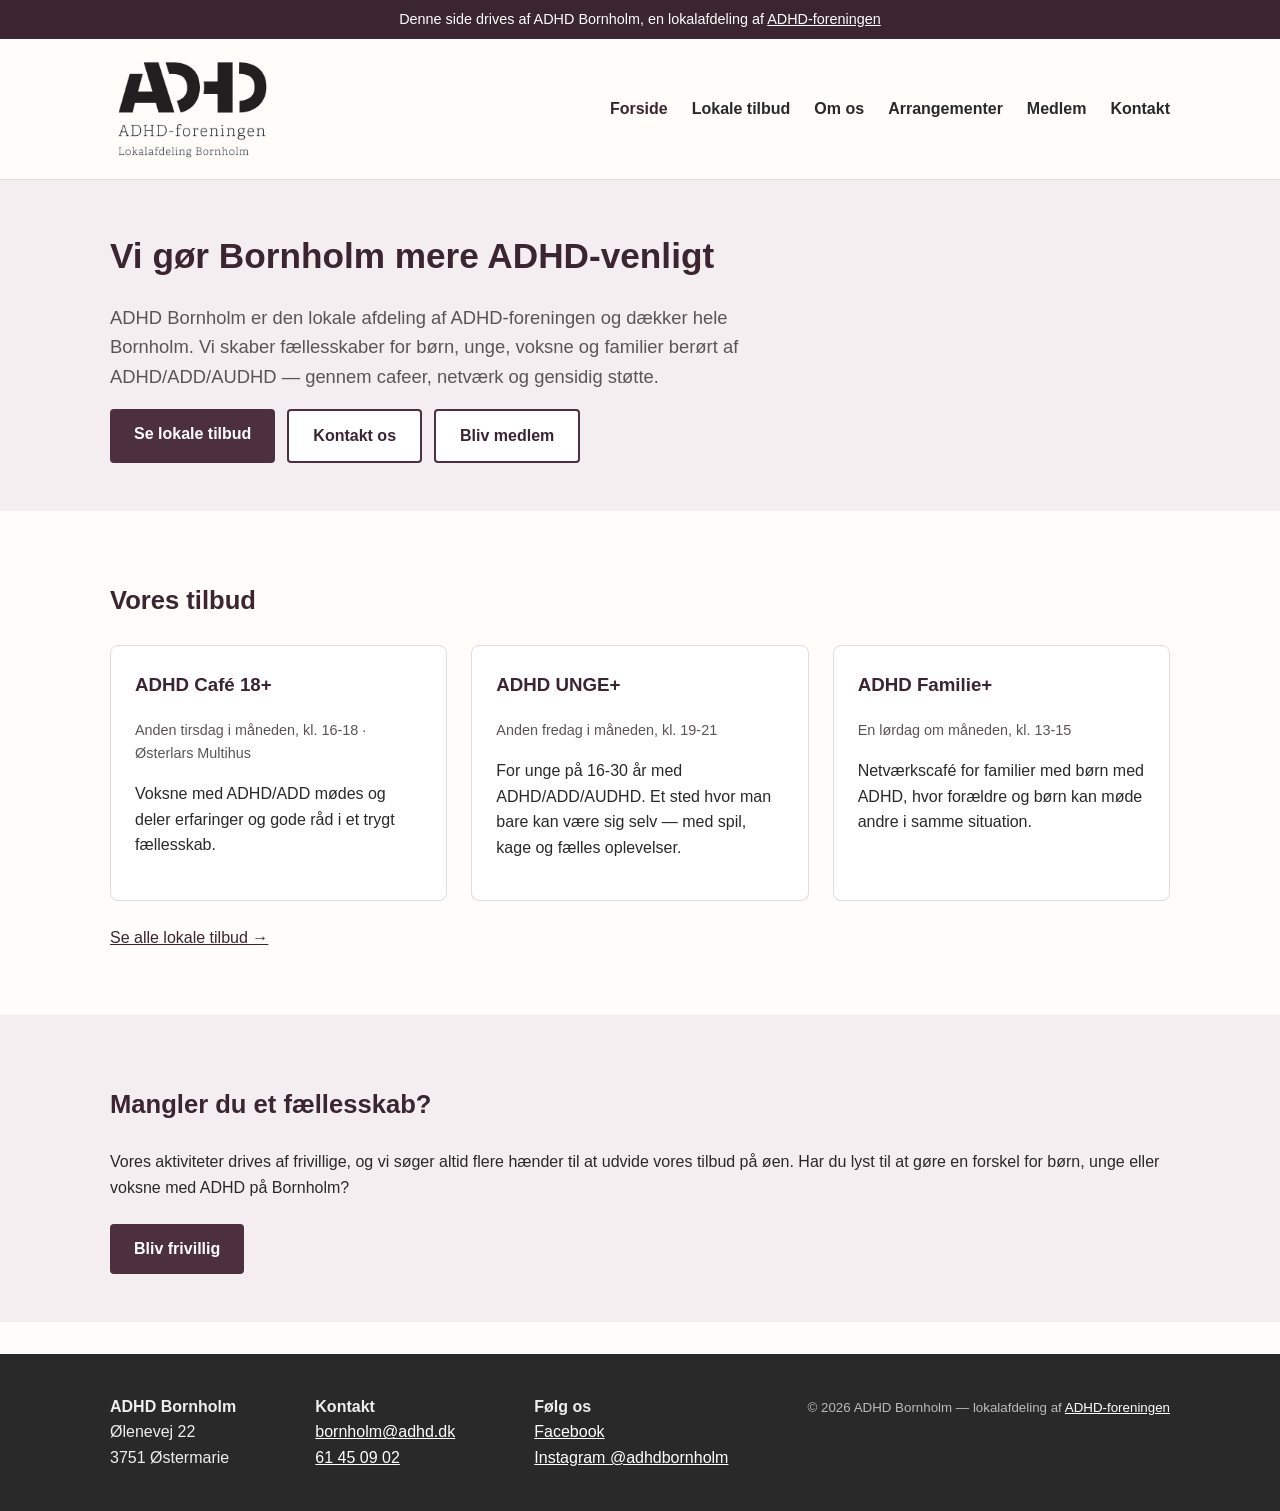
<file: site/index.html>
<!DOCTYPE html>
<html lang="da">
<head>
<meta charset="UTF-8">
<meta name="viewport" content="width=device-width, initial-scale=1">
<title>ADHD Bornholm — lokalafdeling af ADHD-foreningen</title>
<meta name="description" content="ADHD Bornholm er den lokale afdeling af ADHD-foreningen. Vi arbejder for at gøre Bornholm mere ADHD-venligt gennem cafeer, netværk og fællesskab.">
<link rel="icon" type="image/png" href="assets/adhd-logo-2.png">
<link rel="stylesheet" href="css/style.css">
</head>
<body>
<a class="skip-link" href="#main">Spring til indhold</a>

<div class="parent-org-banner">
  Denne side drives af ADHD Bornholm, en lokalafdeling af <a href="https://adhd.dk" target="_blank" rel="noopener">ADHD-foreningen</a>
</div>

<header class="site-header">
  <div class="container">
    <a class="logo" href="index.html">
      <img class="logo-img" src="assets/logo-lokal-afd-bornholm.jpg" alt="ADHD-foreningen — Lokalafdeling Bornholm">
    </a>
    <nav class="main-nav" aria-label="Hovedmenu">
      <ul>
        <li><a href="index.html" aria-current="page">Forside</a></li>
        <li><a href="lokale-tilbud.html">Lokale tilbud</a></li>
        <li><a href="om-os.html">Om os</a></li>
        <li><a href="arrangementer.html">Arrangementer</a></li>
        <li><a href="medlem.html">Medlem</a></li>
        <li><a href="kontakt.html">Kontakt</a></li>
      </ul>
    </nav>
  </div>
</header>

<main id="main">
  <section class="hero">
    <div class="container">
      <h1>Vi gør Bornholm mere ADHD-venligt</h1>
      <p>ADHD Bornholm er den lokale afdeling af ADHD-foreningen og dækker hele Bornholm. Vi skaber fællesskaber for børn, unge, voksne og familier berørt af ADHD/ADD/AUDHD — gennem cafeer, netværk og gensidig støtte.</p>
      <div class="button-group">
        <a class="button" href="lokale-tilbud.html">Se lokale tilbud</a>
        <a class="button secondary" href="kontakt.html">Kontakt os</a>
        <a class="button secondary" href="medlem.html">Bliv medlem</a>
      </div>
    </div>
  </section>

  <section>
    <div class="container">
      <h2>Vores tilbud</h2>
      <div class="card-grid">
        <div class="card">
          <h3>ADHD Café 18+</h3>
          <p class="meta">Anden tirsdag i måneden, kl. 16-18 · Østerlars Multihus</p>
          <p>Voksne med ADHD/ADD mødes og deler erfaringer og gode råd i et trygt fællesskab.</p>
        </div>
        <div class="card">
          <h3>ADHD UNGE+</h3>
          <p class="meta">Anden fredag i måneden, kl. 19-21</p>
          <p>For unge på 16-30 år med ADHD/ADD/AUDHD. Et sted hvor man bare kan være sig selv — med spil, kage og fælles oplevelser.</p>
        </div>
        <div class="card">
          <h3>ADHD Familie+</h3>
          <p class="meta">En lørdag om måneden, kl. 13-15</p>
          <p>Netværkscafé for familier med børn med ADHD, hvor forældre og børn kan møde andre i samme situation.</p>
        </div>
      </div>
      <p style="margin-top:1.5rem;"><a href="lokale-tilbud.html">Se alle lokale tilbud &rarr;</a></p>
    </div>
  </section>

  <section style="background: var(--plum-light);">
    <div class="container">
      <h2>Mangler du et fællesskab?</h2>
      <p>Vores aktiviteter drives af frivillige, og vi søger altid flere hænder til at udvide vores tilbud på øen. Har du lyst til at gøre en forskel for børn, unge eller voksne med ADHD på Bornholm?</p>
      <a class="button" href="om-os.html">Bliv frivillig</a>
    </div>
  </section>
</main>

<footer class="site-footer">
  <div class="container">
    <div>
      <strong>ADHD Bornholm</strong><br>
      Ølenevej 22<br>
      3751 Østermarie
    </div>
    <div>
      <strong>Kontakt</strong><br>
      <a href="mailto:bornholm@adhd.dk">bornholm@adhd.dk</a><br>
      <a href="tel:61450902">61 45 09 02</a>
    </div>
    <div>
      <strong>Følg os</strong><br>
      <a href="https://www.facebook.com/groups/350894474982" target="_blank" rel="noopener">Facebook</a><br>
      <a href="https://www.instagram.com/adhdbornholm" target="_blank" rel="noopener">Instagram @adhdbornholm</a>
    </div>
    <div>
      <small>&copy; 2026 ADHD Bornholm — lokalafdeling af <a href="https://adhd.dk" target="_blank" rel="noopener">ADHD-foreningen</a></small>
    </div>
  </div>
</footer>
</body>
</html>
</file>
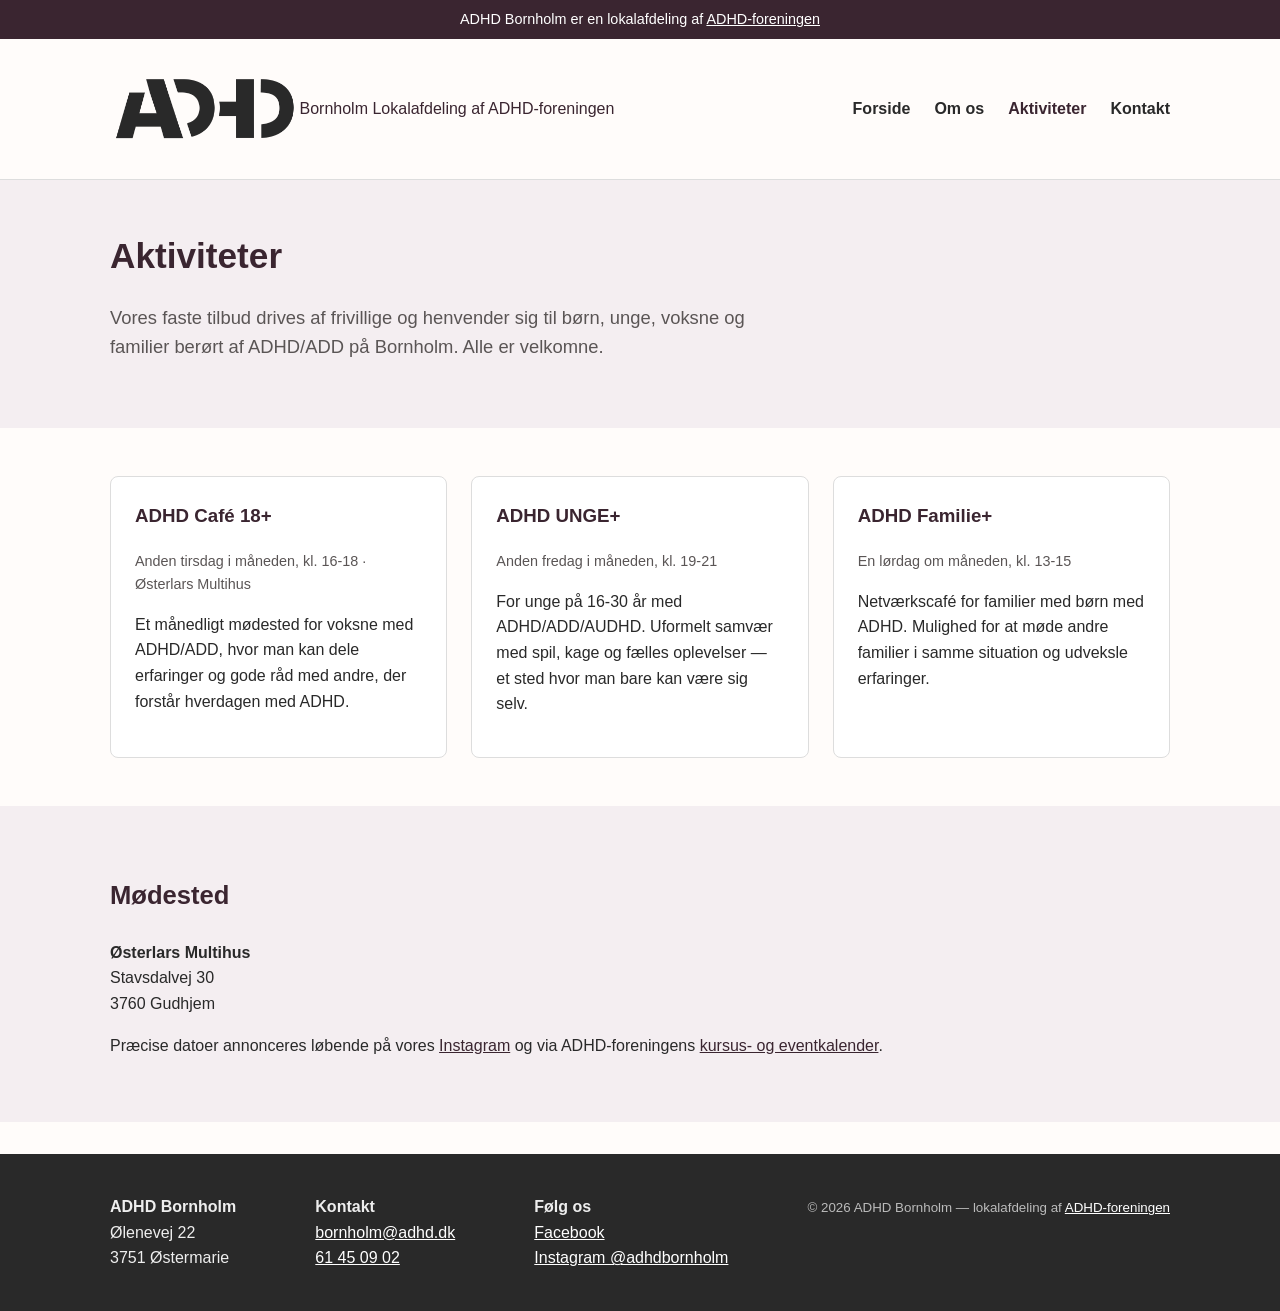
<file: site/aktiviteter.html>
<!DOCTYPE html>
<html lang="da">
<head>
<meta charset="UTF-8">
<meta name="viewport" content="width=device-width, initial-scale=1">
<title>Aktiviteter — ADHD Bornholm</title>
<meta name="description" content="Se ADHD Bornholms faste aktiviteter: ADHD Café 18+, ADHD UNGE+ og ADHD Familie+.">
<link rel="icon" type="image/png" href="assets/adhd-logo-2.png">
<link rel="stylesheet" href="css/style.css">
</head>
<body>
<a class="skip-link" href="#main">Spring til indhold</a>

<div class="parent-org-banner">
  ADHD Bornholm er en lokalafdeling af <a href="https://adhd.dk" target="_blank" rel="noopener">ADHD-foreningen</a>
</div>

<header class="site-header">
  <div class="container">
    <a class="logo" href="index.html">
      <img class="logo-img" src="assets/adhd-logo.png" alt="ADHD-foreningen">
      <span class="logo-text">
        <span class="brand">Bornholm</span>
        <span class="sub">Lokalafdeling af ADHD-foreningen</span>
      </span>
    </a>
    <nav class="main-nav" aria-label="Hovedmenu">
      <ul>
        <li><a href="index.html">Forside</a></li>
        <li><a href="om-os.html">Om os</a></li>
        <li><a href="aktiviteter.html" aria-current="page">Aktiviteter</a></li>
        <li><a href="kontakt.html">Kontakt</a></li>
      </ul>
    </nav>
  </div>
</header>

<main id="main">
  <section class="hero">
    <div class="container">
      <h1>Aktiviteter</h1>
      <p>Vores faste tilbud drives af frivillige og henvender sig til børn, unge, voksne og familier berørt af ADHD/ADD på Bornholm. Alle er velkomne.</p>
    </div>
  </section>

  <section>
    <div class="container">
      <div class="card-grid">
        <div class="card">
          <h3>ADHD Café 18+</h3>
          <p class="meta">Anden tirsdag i måneden, kl. 16-18 · Østerlars Multihus</p>
          <p>Et månedligt mødested for voksne med ADHD/ADD, hvor man kan dele erfaringer og gode råd med andre, der forstår hverdagen med ADHD.</p>
        </div>
        <div class="card">
          <h3>ADHD UNGE+</h3>
          <p class="meta">Anden fredag i måneden, kl. 19-21</p>
          <p>For unge på 16-30 år med ADHD/ADD/AUDHD. Uformelt samvær med spil, kage og fælles oplevelser — et sted hvor man bare kan være sig selv.</p>
        </div>
        <div class="card">
          <h3>ADHD Familie+</h3>
          <p class="meta">En lørdag om måneden, kl. 13-15</p>
          <p>Netværkscafé for familier med børn med ADHD. Mulighed for at møde andre familier i samme situation og udveksle erfaringer.</p>
        </div>
      </div>
    </div>
  </section>

  <section style="background: var(--plum-light);">
    <div class="container">
      <h2>Mødested</h2>
      <p><strong>Østerlars Multihus</strong><br>Stavsdalvej 30<br>3760 Gudhjem</p>
      <p>Præcise datoer annonceres løbende på vores <a href="https://www.instagram.com/adhdbornholm" target="_blank" rel="noopener">Instagram</a> og via ADHD-foreningens <a href="https://adhd.dk" target="_blank" rel="noopener">kursus- og eventkalender</a>.</p>
    </div>
  </section>
</main>

<footer class="site-footer">
  <div class="container">
    <div>
      <strong>ADHD Bornholm</strong><br>
      Ølenevej 22<br>
      3751 Østermarie
    </div>
    <div>
      <strong>Kontakt</strong><br>
      <a href="mailto:bornholm@adhd.dk">bornholm@adhd.dk</a><br>
      <a href="tel:61450902">61 45 09 02</a>
    </div>
    <div>
      <strong>Følg os</strong><br>
      <a href="https://www.facebook.com/groups/350894474982" target="_blank" rel="noopener">Facebook</a><br>
      <a href="https://www.instagram.com/adhdbornholm" target="_blank" rel="noopener">Instagram @adhdbornholm</a>
    </div>
    <div>
      <small>&copy; 2026 ADHD Bornholm — lokalafdeling af <a href="https://adhd.dk" target="_blank" rel="noopener">ADHD-foreningen</a></small>
    </div>
  </div>
</footer>
</body>
</html>
</file>
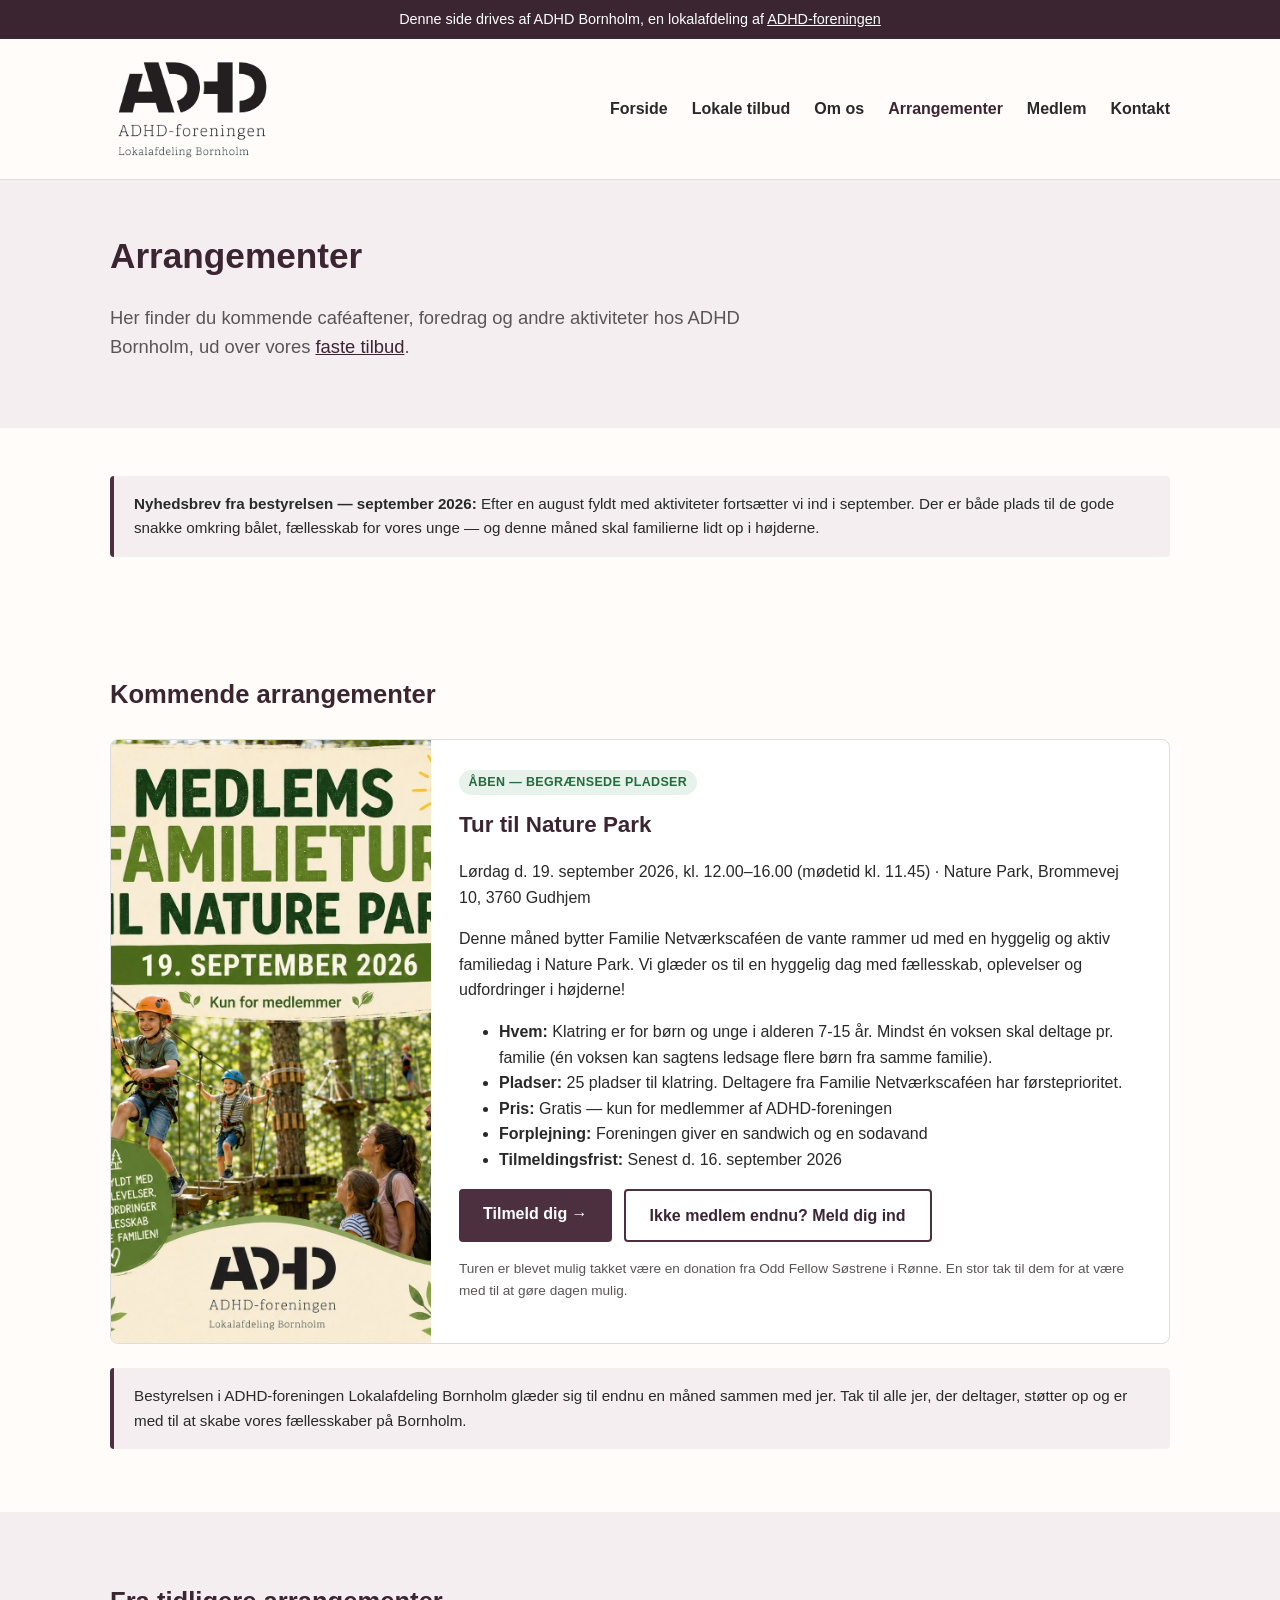
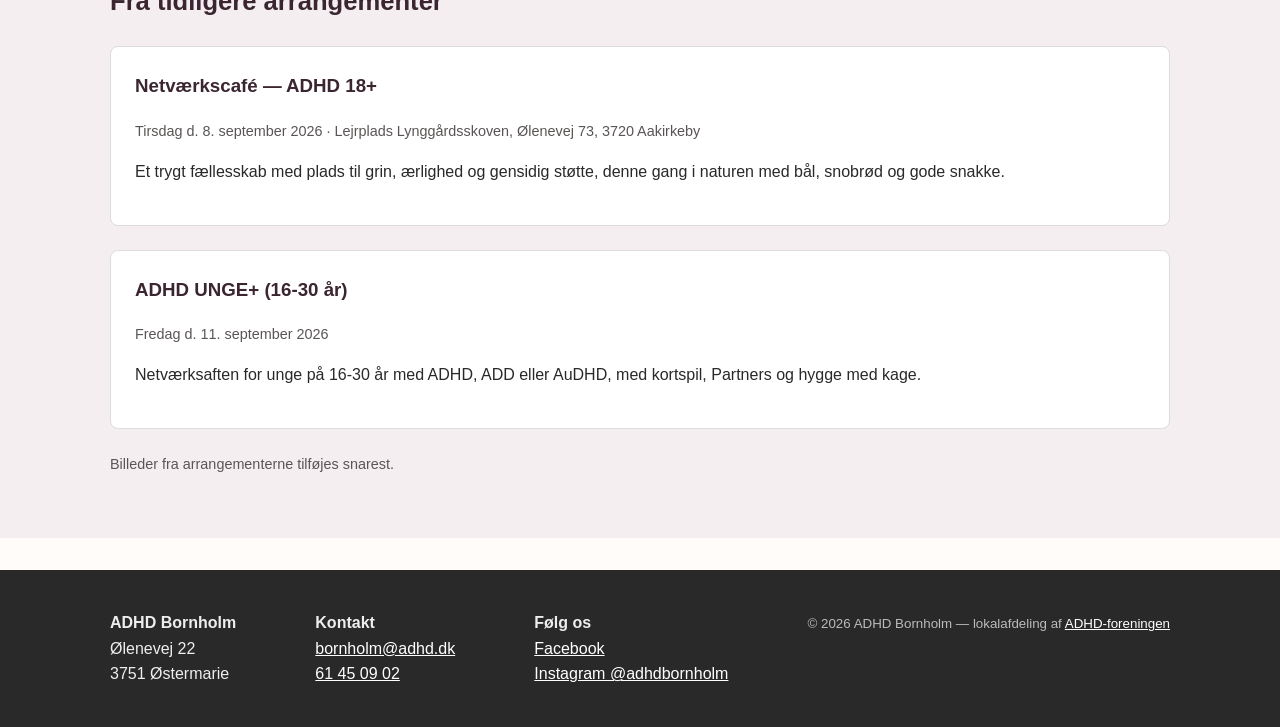
<file: site/arrangementer.html>
<!DOCTYPE html>
<html lang="da">
<head>
<meta charset="UTF-8">
<meta name="viewport" content="width=device-width, initial-scale=1">
<title>Arrangementer — ADHD Bornholm</title>
<meta name="description" content="Kommende caféaftener, foredrag og aktiviteter hos ADHD Bornholm.">
<link rel="icon" type="image/png" href="assets/adhd-logo-2.png">
<link rel="stylesheet" href="css/style.css">
</head>
<body>
<a class="skip-link" href="#main">Spring til indhold</a>

<div class="parent-org-banner">
  Denne side drives af ADHD Bornholm, en lokalafdeling af <a href="https://adhd.dk" target="_blank" rel="noopener">ADHD-foreningen</a>
</div>

<header class="site-header">
  <div class="container">
    <a class="logo" href="index.html">
      <img class="logo-img" src="assets/logo-lokal-afd-bornholm.jpg" alt="ADHD-foreningen — Lokalafdeling Bornholm">
    </a>
    <nav class="main-nav" aria-label="Hovedmenu">
      <ul>
        <li><a href="index.html">Forside</a></li>
        <li><a href="lokale-tilbud.html">Lokale tilbud</a></li>
        <li><a href="om-os.html">Om os</a></li>
        <li><a href="arrangementer.html" aria-current="page">Arrangementer</a></li>
        <li><a href="medlem.html">Medlem</a></li>
        <li><a href="kontakt.html">Kontakt</a></li>
      </ul>
    </nav>
  </div>
</header>

<main id="main">
  <section class="hero">
    <div class="container">
      <h1>Arrangementer</h1>
      <p>Her finder du kommende caféaftener, foredrag og andre aktiviteter hos ADHD Bornholm, ud over vores <a href="lokale-tilbud.html">faste tilbud</a>.</p>
    </div>
  </section>

  <section>
    <div class="container">
      <div class="membership-note">
        <strong>Nyhedsbrev fra bestyrelsen — september 2026:</strong> Efter en august fyldt med aktiviteter fortsætter vi ind i september. Der er både plads til de gode snakke omkring bålet, fællesskab for vores unge — og denne måned skal familierne lidt op i højderne.
      </div>
    </div>
  </section>

  <section>
    <div class="container">
      <h2>Kommende arrangementer</h2>

      <div class="event-list">
        <article class="event-card">
          <img class="event-poster" src="assets/events/2026-09-19.jpg" alt="Plakat: Medlems familietur til Nature Park, 19. september 2026">
          <div class="event-body">
            <span class="status open">Åben — begrænsede pladser</span>
            <h3>Tur til Nature Park</h3>
            <p class="meta">Lørdag d. 19. september 2026, kl. 12.00–16.00 (mødetid kl. 11.45) · Nature Park, Brommevej 10, 3760 Gudhjem</p>
            <p>Denne måned bytter Familie Netværkscaféen de vante rammer ud med en hyggelig og aktiv familiedag i Nature Park. Vi glæder os til en hyggelig dag med fællesskab, oplevelser og udfordringer i højderne!</p>
            <ul class="details">
              <li><strong>Hvem:</strong> Klatring er for børn og unge i alderen 7-15 år. Mindst én voksen skal deltage pr. familie (én voksen kan sagtens ledsage flere børn fra samme familie).</li>
              <li><strong>Pladser:</strong> 25 pladser til klatring. Deltagere fra Familie Netværkscaféen har førsteprioritet.</li>
              <li><strong>Pris:</strong> Gratis — kun for medlemmer af ADHD-foreningen</li>
              <li><strong>Forplejning:</strong> Foreningen giver en sandwich og en sodavand</li>
              <li><strong>Tilmeldingsfrist:</strong> Senest d. 16. september 2026</li>
            </ul>
            <div class="button-group">
              <a class="button" href="https://adhdforeningenbornholm.nemtilmeld.dk/10/" target="_blank" rel="noopener">Tilmeld dig &rarr;</a>
              <a class="button secondary" href="https://adhd.dk/bliv-medlem/" target="_blank" rel="noopener">Ikke medlem endnu? Meld dig ind</a>
            </div>
            <p style="margin-top:1rem; font-size:0.85rem; color:var(--ink-soft);">Turen er blevet mulig takket være en donation fra Odd Fellow Søstrene i Rønne. En stor tak til dem for at være med til at gøre dagen mulig.</p>
          </div>
        </article>
      </div>

      <p class="membership-note" style="margin-top:1.5rem;">Bestyrelsen i ADHD-foreningen Lokalafdeling Bornholm glæder sig til endnu en måned sammen med jer. Tak til alle jer, der deltager, støtter op og er med til at skabe vores fællesskaber på Bornholm.</p>
    </div>
  </section>

  <section style="background: var(--plum-light);">
    <div class="container">
      <h2>Fra tidligere arrangementer</h2>

      <div class="event-list">
        <div class="card">
          <h3>Netværkscafé — ADHD 18+</h3>
          <p class="meta">Tirsdag d. 8. september 2026 · Lejrplads Lynggårdsskoven, Ølenevej 73, 3720 Aakirkeby</p>
          <p>Et trygt fællesskab med plads til grin, ærlighed og gensidig støtte, denne gang i naturen med bål, snobrød og gode snakke.</p>
        </div>

        <div class="card">
          <h3>ADHD UNGE+ (16-30 år)</h3>
          <p class="meta">Fredag d. 11. september 2026</p>
          <p>Netværksaften for unge på 16-30 år med ADHD, ADD eller AuDHD, med kortspil, Partners og hygge med kage.</p>
        </div>
      </div>

      <p style="margin-top:1.5rem; font-size:0.9rem; color:var(--ink-soft);">Billeder fra arrangementerne tilføjes snarest.</p>
    </div>
  </section>
</main>

<footer class="site-footer">
  <div class="container">
    <div>
      <strong>ADHD Bornholm</strong><br>
      Ølenevej 22<br>
      3751 Østermarie
    </div>
    <div>
      <strong>Kontakt</strong><br>
      <a href="mailto:bornholm@adhd.dk">bornholm@adhd.dk</a><br>
      <a href="tel:61450902">61 45 09 02</a>
    </div>
    <div>
      <strong>Følg os</strong><br>
      <a href="https://www.facebook.com/groups/350894474982" target="_blank" rel="noopener">Facebook</a><br>
      <a href="https://www.instagram.com/adhdbornholm" target="_blank" rel="noopener">Instagram @adhdbornholm</a>
    </div>
    <div>
      <small>&copy; 2026 ADHD Bornholm — lokalafdeling af <a href="https://adhd.dk" target="_blank" rel="noopener">ADHD-foreningen</a></small>
    </div>
  </div>
</footer>
</body>
</html>
</file>
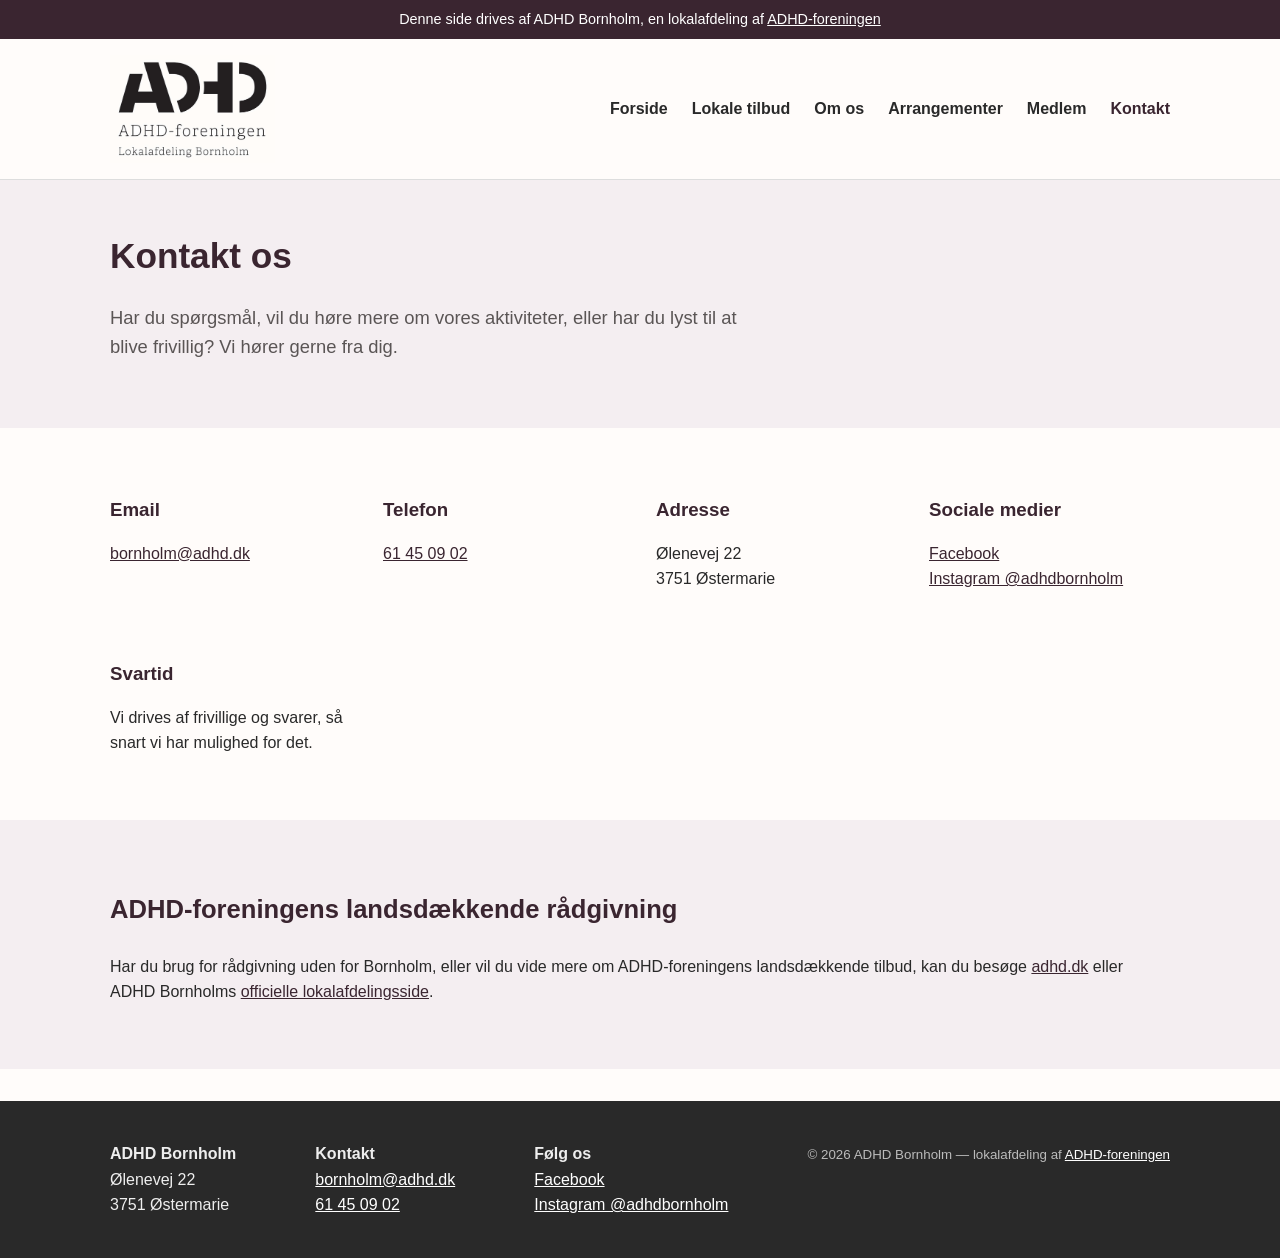
<file: site/kontakt.html>
<!DOCTYPE html>
<html lang="da">
<head>
<meta charset="UTF-8">
<meta name="viewport" content="width=device-width, initial-scale=1">
<title>Kontakt — ADHD Bornholm</title>
<meta name="description" content="Kontakt ADHD Bornholm — email, telefon, adresse og sociale medier.">
<link rel="icon" type="image/png" href="assets/adhd-logo-2.png">
<link rel="stylesheet" href="css/style.css">
</head>
<body>
<a class="skip-link" href="#main">Spring til indhold</a>

<div class="parent-org-banner">
  Denne side drives af ADHD Bornholm, en lokalafdeling af <a href="https://adhd.dk" target="_blank" rel="noopener">ADHD-foreningen</a>
</div>

<header class="site-header">
  <div class="container">
    <a class="logo" href="index.html">
      <img class="logo-img" src="assets/logo-lokal-afd-bornholm.jpg" alt="ADHD-foreningen — Lokalafdeling Bornholm">
    </a>
    <nav class="main-nav" aria-label="Hovedmenu">
      <ul>
        <li><a href="index.html">Forside</a></li>
        <li><a href="lokale-tilbud.html">Lokale tilbud</a></li>
        <li><a href="om-os.html">Om os</a></li>
        <li><a href="arrangementer.html">Arrangementer</a></li>
        <li><a href="medlem.html">Medlem</a></li>
        <li><a href="kontakt.html" aria-current="page">Kontakt</a></li>
      </ul>
    </nav>
  </div>
</header>

<main id="main">
  <section class="hero">
    <div class="container">
      <h1>Kontakt os</h1>
      <p>Har du spørgsmål, vil du høre mere om vores aktiviteter, eller har du lyst til at blive frivillig? Vi hører gerne fra dig.</p>
    </div>
  </section>

  <section>
    <div class="container">
      <div class="contact-grid">
        <div class="contact-block">
          <h3>Email</h3>
          <p><a href="mailto:bornholm@adhd.dk">bornholm@adhd.dk</a></p>
        </div>
        <div class="contact-block">
          <h3>Telefon</h3>
          <p><a href="tel:61450902">61 45 09 02</a></p>
        </div>
        <div class="contact-block">
          <h3>Adresse</h3>
          <p>Ølenevej 22<br>3751 Østermarie</p>
        </div>
        <div class="contact-block">
          <h3>Sociale medier</h3>
          <p><a href="https://www.facebook.com/groups/350894474982" target="_blank" rel="noopener">Facebook</a><br>
          <a href="https://www.instagram.com/adhdbornholm" target="_blank" rel="noopener">Instagram @adhdbornholm</a></p>
        </div>
        <div class="contact-block">
          <h3>Svartid</h3>
          <p>Vi drives af frivillige og svarer, så snart vi har mulighed for det.</p>
        </div>
      </div>
    </div>
  </section>

  <section style="background: var(--plum-light);">
    <div class="container">
      <h2>ADHD-foreningens landsdækkende rådgivning</h2>
      <p>Har du brug for rådgivning uden for Bornholm, eller vil du vide mere om ADHD-foreningens landsdækkende tilbud, kan du besøge <a href="https://adhd.dk" target="_blank" rel="noopener">adhd.dk</a> eller ADHD Bornholms <a href="https://adhd.dk/lokalafdelinger/bornholm" target="_blank" rel="noopener">officielle lokalafdelingsside</a>.</p>
    </div>
  </section>
</main>

<footer class="site-footer">
  <div class="container">
    <div>
      <strong>ADHD Bornholm</strong><br>
      Ølenevej 22<br>
      3751 Østermarie
    </div>
    <div>
      <strong>Kontakt</strong><br>
      <a href="mailto:bornholm@adhd.dk">bornholm@adhd.dk</a><br>
      <a href="tel:61450902">61 45 09 02</a>
    </div>
    <div>
      <strong>Følg os</strong><br>
      <a href="https://www.facebook.com/groups/350894474982" target="_blank" rel="noopener">Facebook</a><br>
      <a href="https://www.instagram.com/adhdbornholm" target="_blank" rel="noopener">Instagram @adhdbornholm</a>
    </div>
    <div>
      <small>&copy; 2026 ADHD Bornholm — lokalafdeling af <a href="https://adhd.dk" target="_blank" rel="noopener">ADHD-foreningen</a></small>
    </div>
  </div>
</footer>
</body>
</html>
</file>
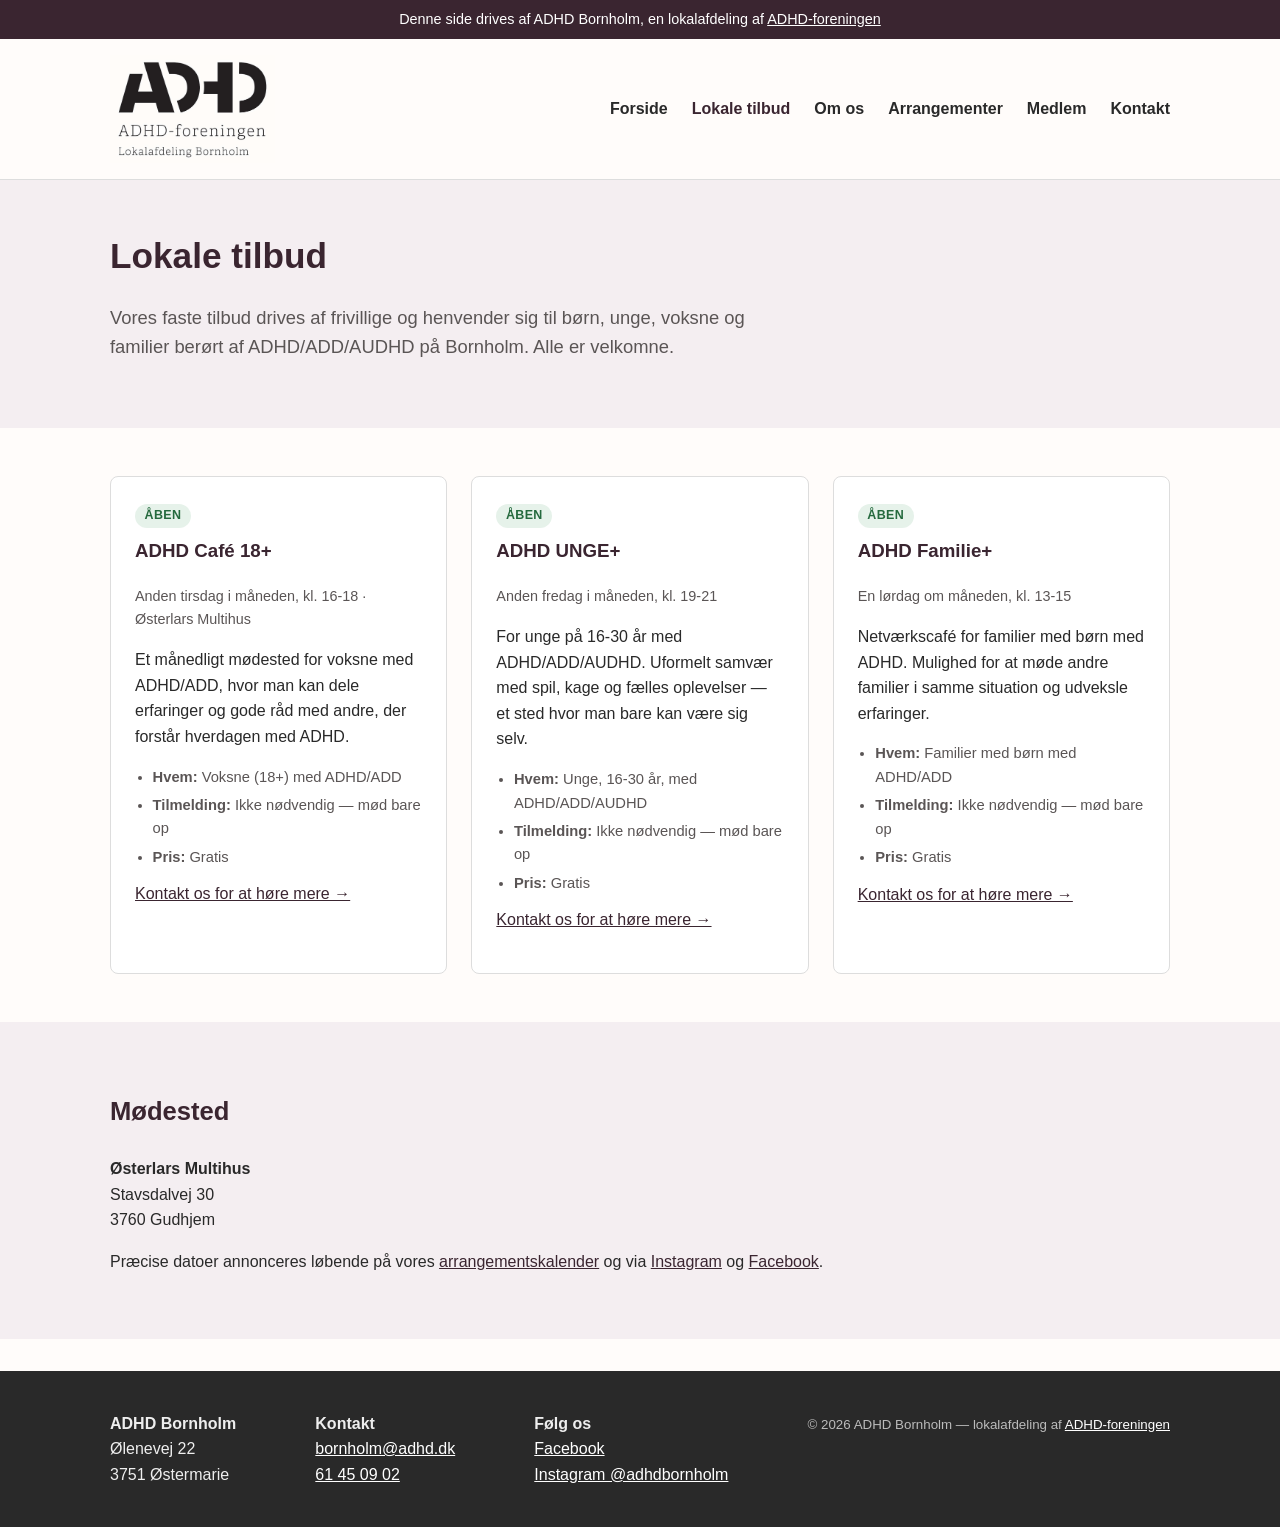
<file: site/lokale-tilbud.html>
<!DOCTYPE html>
<html lang="da">
<head>
<meta charset="UTF-8">
<meta name="viewport" content="width=device-width, initial-scale=1">
<title>Lokale tilbud — ADHD Bornholm</title>
<meta name="description" content="Se ADHD Bornholms faste tilbud: ADHD Café 18+, ADHD UNGE+ og ADHD Familie+.">
<link rel="icon" type="image/png" href="assets/adhd-logo-2.png">
<link rel="stylesheet" href="css/style.css">
</head>
<body>
<a class="skip-link" href="#main">Spring til indhold</a>

<div class="parent-org-banner">
  Denne side drives af ADHD Bornholm, en lokalafdeling af <a href="https://adhd.dk" target="_blank" rel="noopener">ADHD-foreningen</a>
</div>

<header class="site-header">
  <div class="container">
    <a class="logo" href="index.html">
      <img class="logo-img" src="assets/logo-lokal-afd-bornholm.jpg" alt="ADHD-foreningen — Lokalafdeling Bornholm">
    </a>
    <nav class="main-nav" aria-label="Hovedmenu">
      <ul>
        <li><a href="index.html">Forside</a></li>
        <li><a href="lokale-tilbud.html" aria-current="page">Lokale tilbud</a></li>
        <li><a href="om-os.html">Om os</a></li>
        <li><a href="arrangementer.html">Arrangementer</a></li>
        <li><a href="medlem.html">Medlem</a></li>
        <li><a href="kontakt.html">Kontakt</a></li>
      </ul>
    </nav>
  </div>
</header>

<main id="main">
  <section class="hero">
    <div class="container">
      <h1>Lokale tilbud</h1>
      <p>Vores faste tilbud drives af frivillige og henvender sig til børn, unge, voksne og familier berørt af ADHD/ADD/AUDHD på Bornholm. Alle er velkomne.</p>
    </div>
  </section>

  <section>
    <div class="container">
      <div class="card-grid">
        <div class="card">
          <span class="status open">Åben</span>
          <h3>ADHD Café 18+</h3>
          <p class="meta">Anden tirsdag i måneden, kl. 16-18 · Østerlars Multihus</p>
          <p>Et månedligt mødested for voksne med ADHD/ADD, hvor man kan dele erfaringer og gode råd med andre, der forstår hverdagen med ADHD.</p>
          <ul class="details">
            <li><strong>Hvem:</strong> Voksne (18+) med ADHD/ADD</li>
            <li><strong>Tilmelding:</strong> Ikke nødvendig — mød bare op</li>
            <li><strong>Pris:</strong> Gratis</li>
          </ul>
          <p style="margin-top:0.75rem;"><a href="kontakt.html">Kontakt os for at høre mere &rarr;</a></p>
        </div>
        <div class="card">
          <span class="status open">Åben</span>
          <h3>ADHD UNGE+</h3>
          <p class="meta">Anden fredag i måneden, kl. 19-21</p>
          <p>For unge på 16-30 år med ADHD/ADD/AUDHD. Uformelt samvær med spil, kage og fælles oplevelser — et sted hvor man bare kan være sig selv.</p>
          <ul class="details">
            <li><strong>Hvem:</strong> Unge, 16-30 år, med ADHD/ADD/AUDHD</li>
            <li><strong>Tilmelding:</strong> Ikke nødvendig — mød bare op</li>
            <li><strong>Pris:</strong> Gratis</li>
          </ul>
          <p style="margin-top:0.75rem;"><a href="kontakt.html">Kontakt os for at høre mere &rarr;</a></p>
        </div>
        <div class="card">
          <span class="status open">Åben</span>
          <h3>ADHD Familie+</h3>
          <p class="meta">En lørdag om måneden, kl. 13-15</p>
          <p>Netværkscafé for familier med børn med ADHD. Mulighed for at møde andre familier i samme situation og udveksle erfaringer.</p>
          <ul class="details">
            <li><strong>Hvem:</strong> Familier med børn med ADHD/ADD</li>
            <li><strong>Tilmelding:</strong> Ikke nødvendig — mød bare op</li>
            <li><strong>Pris:</strong> Gratis</li>
          </ul>
          <p style="margin-top:0.75rem;"><a href="kontakt.html">Kontakt os for at høre mere &rarr;</a></p>
        </div>
      </div>
    </div>
  </section>

  <section style="background: var(--plum-light);">
    <div class="container">
      <h2>Mødested</h2>
      <p><strong>Østerlars Multihus</strong><br>Stavsdalvej 30<br>3760 Gudhjem</p>
      <p>Præcise datoer annonceres løbende på vores <a href="arrangementer.html">arrangementskalender</a> og via <a href="https://www.instagram.com/adhdbornholm" target="_blank" rel="noopener">Instagram</a> og <a href="https://www.facebook.com/groups/350894474982" target="_blank" rel="noopener">Facebook</a>.</p>
    </div>
  </section>
</main>

<footer class="site-footer">
  <div class="container">
    <div>
      <strong>ADHD Bornholm</strong><br>
      Ølenevej 22<br>
      3751 Østermarie
    </div>
    <div>
      <strong>Kontakt</strong><br>
      <a href="mailto:bornholm@adhd.dk">bornholm@adhd.dk</a><br>
      <a href="tel:61450902">61 45 09 02</a>
    </div>
    <div>
      <strong>Følg os</strong><br>
      <a href="https://www.facebook.com/groups/350894474982" target="_blank" rel="noopener">Facebook</a><br>
      <a href="https://www.instagram.com/adhdbornholm" target="_blank" rel="noopener">Instagram @adhdbornholm</a>
    </div>
    <div>
      <small>&copy; 2026 ADHD Bornholm — lokalafdeling af <a href="https://adhd.dk" target="_blank" rel="noopener">ADHD-foreningen</a></small>
    </div>
  </div>
</footer>
</body>
</html>
</file>
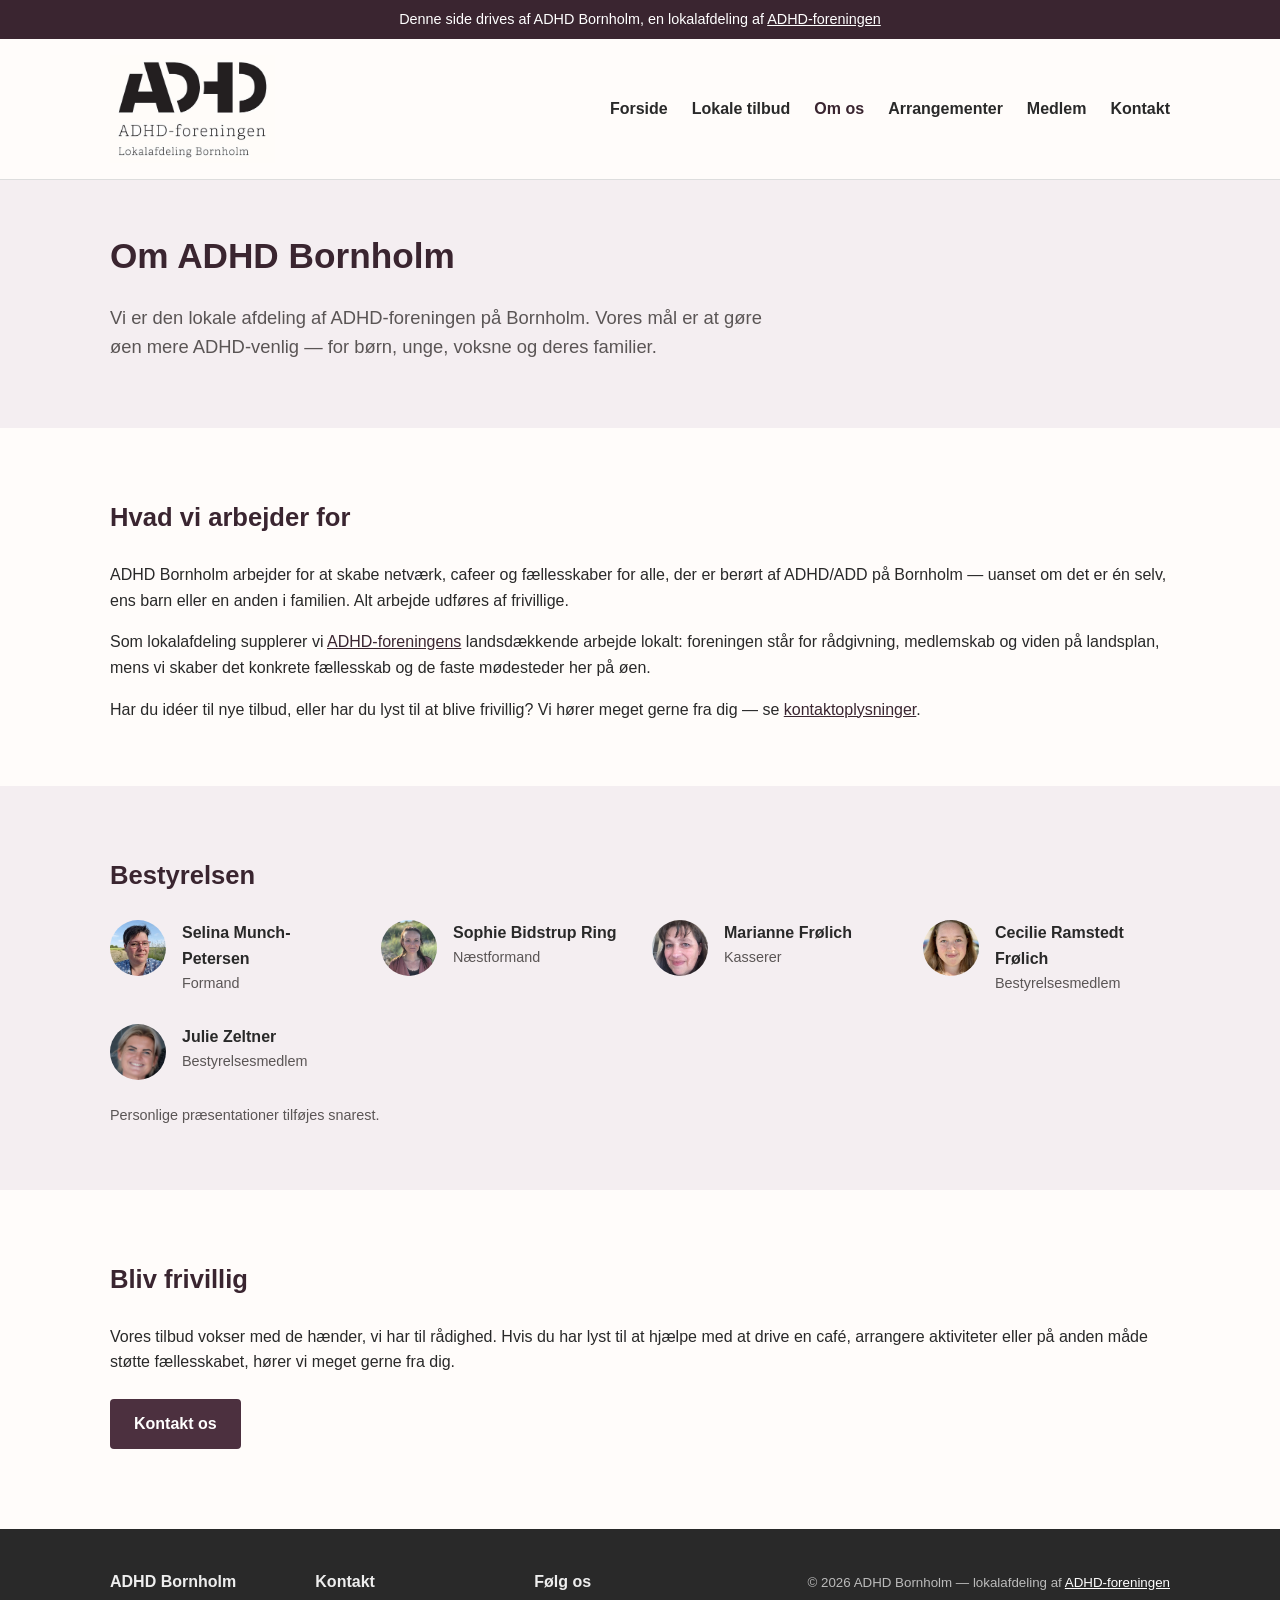
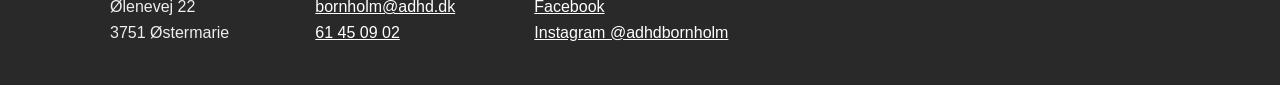
<file: site/om-os.html>
<!DOCTYPE html>
<html lang="da">
<head>
<meta charset="UTF-8">
<meta name="viewport" content="width=device-width, initial-scale=1">
<title>Om os — ADHD Bornholm</title>
<meta name="description" content="Læs om ADHD Bornholm, vores bestyrelse, og hvordan vi arbejder som lokalafdeling af ADHD-foreningen.">
<link rel="icon" type="image/png" href="assets/adhd-logo-2.png">
<link rel="stylesheet" href="css/style.css">
</head>
<body>
<a class="skip-link" href="#main">Spring til indhold</a>

<div class="parent-org-banner">
  Denne side drives af ADHD Bornholm, en lokalafdeling af <a href="https://adhd.dk" target="_blank" rel="noopener">ADHD-foreningen</a>
</div>

<header class="site-header">
  <div class="container">
    <a class="logo" href="index.html">
      <img class="logo-img" src="assets/logo-lokal-afd-bornholm.jpg" alt="ADHD-foreningen — Lokalafdeling Bornholm">
    </a>
    <nav class="main-nav" aria-label="Hovedmenu">
      <ul>
        <li><a href="index.html">Forside</a></li>
        <li><a href="lokale-tilbud.html">Lokale tilbud</a></li>
        <li><a href="om-os.html" aria-current="page">Om os</a></li>
        <li><a href="arrangementer.html">Arrangementer</a></li>
        <li><a href="medlem.html">Medlem</a></li>
        <li><a href="kontakt.html">Kontakt</a></li>
      </ul>
    </nav>
  </div>
</header>

<main id="main">
  <section class="hero">
    <div class="container">
      <h1>Om ADHD Bornholm</h1>
      <p>Vi er den lokale afdeling af ADHD-foreningen på Bornholm. Vores mål er at gøre øen mere ADHD-venlig — for børn, unge, voksne og deres familier.</p>
    </div>
  </section>

  <section>
    <div class="container">
      <h2>Hvad vi arbejder for</h2>
      <p>ADHD Bornholm arbejder for at skabe netværk, cafeer og fællesskaber for alle, der er berørt af ADHD/ADD på Bornholm — uanset om det er én selv, ens barn eller en anden i familien. Alt arbejde udføres af frivillige.</p>
      <p>Som lokalafdeling supplerer vi <a href="https://adhd.dk" target="_blank" rel="noopener">ADHD-foreningens</a> landsdækkende arbejde lokalt: foreningen står for rådgivning, medlemskab og viden på landsplan, mens vi skaber det konkrete fællesskab og de faste mødesteder her på øen.</p>
      <p>Har du idéer til nye tilbud, eller har du lyst til at blive frivillig? Vi hører meget gerne fra dig — se <a href="kontakt.html">kontaktoplysninger</a>.</p>
    </div>
  </section>

  <section style="background: var(--plum-light);">
    <div class="container">
      <h2>Bestyrelsen</h2>
      <div class="people-grid">
        <div class="person">
          <div class="avatar"><img src="assets/board/selina.jpg" alt="" loading="lazy"></div>
          <div>
            <div class="name">Selina Munch-Petersen</div>
            <div class="role">Formand</div>
          </div>
        </div>
        <div class="person">
          <div class="avatar"><img src="assets/board/sophie.jpg" alt="" loading="lazy"></div>
          <div>
            <div class="name">Sophie Bidstrup Ring</div>
            <div class="role">Næstformand</div>
          </div>
        </div>
        <div class="person">
          <div class="avatar"><img src="assets/board/marianne.jpg" alt="" loading="lazy"></div>
          <div>
            <div class="name">Marianne Frølich</div>
            <div class="role">Kasserer</div>
          </div>
        </div>
        <div class="person">
          <div class="avatar"><img src="assets/board/cecilie.jpg" alt="" loading="lazy"></div>
          <div>
            <div class="name">Cecilie Ramstedt Frølich</div>
            <div class="role">Bestyrelsesmedlem</div>
          </div>
        </div>
        <div class="person">
          <div class="avatar"><img src="assets/board/julie.png" alt="" loading="lazy"></div>
          <div>
            <div class="name">Julie Zeltner</div>
            <div class="role">Bestyrelsesmedlem</div>
          </div>
        </div>
      </div>
      <p style="margin-top:1.5rem; font-size:0.9rem; color:var(--ink-soft);">Personlige præsentationer tilføjes snarest.</p>
    </div>
  </section>

  <section>
    <div class="container">
      <h2>Bliv frivillig</h2>
      <p>Vores tilbud vokser med de hænder, vi har til rådighed. Hvis du har lyst til at hjælpe med at drive en café, arrangere aktiviteter eller på anden måde støtte fællesskabet, hører vi meget gerne fra dig.</p>
      <a class="button" href="kontakt.html">Kontakt os</a>
    </div>
  </section>
</main>

<footer class="site-footer">
  <div class="container">
    <div>
      <strong>ADHD Bornholm</strong><br>
      Ølenevej 22<br>
      3751 Østermarie
    </div>
    <div>
      <strong>Kontakt</strong><br>
      <a href="mailto:bornholm@adhd.dk">bornholm@adhd.dk</a><br>
      <a href="tel:61450902">61 45 09 02</a>
    </div>
    <div>
      <strong>Følg os</strong><br>
      <a href="https://www.facebook.com/groups/350894474982" target="_blank" rel="noopener">Facebook</a><br>
      <a href="https://www.instagram.com/adhdbornholm" target="_blank" rel="noopener">Instagram @adhdbornholm</a>
    </div>
    <div>
      <small>&copy; 2026 ADHD Bornholm — lokalafdeling af <a href="https://adhd.dk" target="_blank" rel="noopener">ADHD-foreningen</a></small>
    </div>
  </div>
</footer>
</body>
</html>
</file>
<file: site/css/style.css>
:root {
  --plum: #4c303f;
  --plum-dark: #3a2530;
  --plum-light: #f4eef1;
  --ink: #292929;
  --ink-soft: #5a5555;
  --border: #dddddd;
  --cream: #fffcfa;
  --max-width: 1100px;
}

* {
  box-sizing: border-box;
}

html {
  scroll-behavior: smooth;
}

body {
  margin: 0;
  font-family: "Segoe UI", "Helvetica Neue", Arial, sans-serif;
  color: var(--ink);
  background: var(--cream);
  line-height: 1.6;
}

a {
  color: var(--plum-dark);
}

a:hover {
  color: var(--plum);
}

img {
  max-width: 100%;
}

.container {
  max-width: var(--max-width);
  margin: 0 auto;
  padding: 0 1.25rem;
}

/* Skip link for keyboard/screen reader users */
.skip-link {
  position: absolute;
  left: -9999px;
  top: 0;
  background: var(--plum-dark);
  color: #fff;
  padding: 0.75rem 1rem;
  z-index: 100;
}

.skip-link:focus {
  left: 0.5rem;
  top: 0.5rem;
}

/* Header */
.site-header {
  border-bottom: 1px solid var(--border);
  padding: 1rem 0;
}

.site-header .container {
  display: flex;
  align-items: center;
  justify-content: space-between;
  flex-wrap: wrap;
  gap: 1rem;
}

.logo {
  display: flex;
  align-items: center;
  text-decoration: none;
}

.logo-img {
  height: 108px;
  width: auto;
}

.main-nav ul {
  list-style: none;
  display: flex;
  flex-wrap: wrap;
  gap: 1.1rem 1.5rem;
  margin: 0;
  padding: 0;
}

.main-nav a {
  text-decoration: none;
  color: var(--ink);
  font-weight: 600;
}

.main-nav a:hover,
.main-nav a[aria-current="page"] {
  color: var(--plum-dark);
}

/* Hero */
.hero {
  background: var(--plum-light);
  padding: 3rem 0;
}

.hero h1 {
  font-size: 2.2rem;
  margin: 0 0 1rem;
  color: var(--plum-dark);
}

.hero p {
  font-size: 1.15rem;
  max-width: 65ch;
  color: var(--ink-soft);
}

.hero ul.hero-points {
  max-width: 65ch;
  padding-left: 1.2rem;
  color: var(--ink-soft);
}

.button-group {
  display: flex;
  flex-wrap: wrap;
  gap: 0.75rem;
  margin-top: 1rem;
}

.button-group .button {
  margin-top: 0;
}

.button {
  display: inline-block;
  background: var(--plum);
  color: #fff;
  text-decoration: none;
  font-weight: 700;
  padding: 0.75rem 1.5rem;
  border-radius: 4px;
  margin-top: 0.5rem;
}

.button:hover {
  background: var(--plum-dark);
  color: #fff;
}

.button.secondary {
  background: #fff;
  color: var(--plum-dark);
  border: 2px solid var(--plum);
}

.button.secondary:hover {
  background: var(--plum-light);
}

/* Sections */
section {
  padding: 3rem 0;
}

section h2 {
  color: var(--plum-dark);
  font-size: 1.6rem;
  margin-bottom: 1.5rem;
}

/* Cards */
.card-grid {
  display: grid;
  grid-template-columns: repeat(auto-fit, minmax(260px, 1fr));
  gap: 1.5rem;
}

.card {
  border: 1px solid var(--border);
  border-radius: 8px;
  padding: 1.5rem;
  background: #fff;
}

.card h3 {
  color: var(--plum-dark);
  margin-top: 0;
}

.card .meta {
  font-size: 0.9rem;
  color: var(--ink-soft);
  margin-bottom: 0.75rem;
}

.card .details {
  font-size: 0.92rem;
  color: var(--ink-soft);
  margin: 0.75rem 0 0;
  padding-left: 1.1rem;
}

.card .details li {
  margin-bottom: 0.3rem;
}

.status {
  display: inline-block;
  font-size: 0.78rem;
  font-weight: 700;
  text-transform: uppercase;
  letter-spacing: 0.03em;
  padding: 0.15rem 0.6rem;
  border-radius: 999px;
  margin-bottom: 0.5rem;
}

.status.open {
  background: #e6f2ea;
  color: #256a3e;
}

.status.waitlist {
  background: #fbf0dc;
  color: #8a5a10;
}

.status.closed {
  background: #f2e2e2;
  color: #963a3a;
}

/* Board / people list */
.people-grid {
  display: grid;
  grid-template-columns: repeat(auto-fit, minmax(220px, 1fr));
  gap: 1.5rem;
}

.person {
  display: flex;
  gap: 1rem;
  align-items: flex-start;
}

.avatar {
  flex-shrink: 0;
  width: 56px;
  height: 56px;
  border-radius: 50%;
  background: var(--plum);
  color: #fff;
  display: flex;
  align-items: center;
  justify-content: center;
  font-weight: 700;
  font-size: 1.1rem;
  overflow: hidden;
}

.avatar img {
  width: 100%;
  height: 100%;
  object-fit: cover;
}

.person .name {
  font-weight: 700;
}

.person .role {
  font-size: 0.9rem;
  color: var(--ink-soft);
  margin-bottom: 0.35rem;
}

.person .bio {
  font-size: 0.92rem;
  color: var(--ink-soft);
}

/* QR / membership block */
.qr-block {
  display: flex;
  flex-wrap: wrap;
  gap: 1.5rem;
  align-items: center;
  background: #fff;
  border: 1px solid var(--border);
  border-radius: 8px;
  padding: 1.5rem;
}

.qr-block img {
  border-radius: 4px;
}

.membership-note {
  background: var(--plum-light);
  border-left: 4px solid var(--plum);
  padding: 1rem 1.25rem;
  border-radius: 4px;
  font-size: 0.95rem;
}

/* Empty state (e.g. no upcoming events yet) */
.empty-state {
  border: 1px dashed var(--border);
  border-radius: 8px;
  padding: 2rem;
  text-align: center;
  color: var(--ink-soft);
}

.event-list {
  display: flex;
  flex-direction: column;
  gap: 1.5rem;
}

/* Event card */
.event-card {
  display: grid;
  grid-template-columns: minmax(220px, 320px) 1fr;
  gap: 0;
  border: 1px solid var(--border);
  border-radius: 8px;
  overflow: hidden;
  background: #fff;
}

.event-poster {
  width: 100%;
  height: 100%;
  object-fit: cover;
  display: block;
}

.event-body {
  padding: 1.75rem;
}

.event-body h3 {
  color: var(--plum-dark);
  margin: 0.25rem 0 0.5rem;
  font-size: 1.4rem;
}

@media (max-width: 700px) {
  .event-card {
    grid-template-columns: 1fr;
  }

  .event-poster {
    max-height: 320px;
  }
}

/* Contact */
.contact-grid {
  display: grid;
  grid-template-columns: repeat(auto-fit, minmax(240px, 1fr));
  gap: 2rem;
}

.contact-block h3 {
  color: var(--plum-dark);
  margin-bottom: 0.5rem;
}

/* Footer */
.site-footer {
  background: var(--ink);
  color: #eeeeee;
  padding: 2.5rem 0;
  margin-top: 2rem;
}

.site-footer a {
  color: #ffffff;
}

.site-footer .container {
  display: flex;
  flex-wrap: wrap;
  gap: 2rem;
  justify-content: space-between;
}

.site-footer small {
  color: #bbbbbb;
}

/* Skip-to-parent banner */
.parent-org-banner {
  background: var(--plum-dark);
  color: #fff;
  font-size: 0.9rem;
  text-align: center;
  padding: 0.5rem 1rem;
}

.parent-org-banner a {
  color: #fff;
  text-decoration: underline;
}

@media (max-width: 640px) {
  .site-header .container {
    flex-direction: column;
    align-items: flex-start;
  }

  .logo-img {
    height: 56px;
  }

  .container {
    padding: 0 1rem;
  }

  .hero {
    padding: 2rem 0;
  }

  .hero h1 {
    font-size: 1.6rem;
  }

  .hero p {
    font-size: 1rem;
  }

  section {
    padding: 2rem 0;
  }

  section h2 {
    font-size: 1.3rem;
  }

  .button {
    padding: 0.65rem 1.15rem;
    font-size: 0.95rem;
  }

  .card,
  .event-body {
    padding: 1.1rem;
  }

  .qr-block img {
    width: 140px;
    height: 140px;
  }
}
</file>
